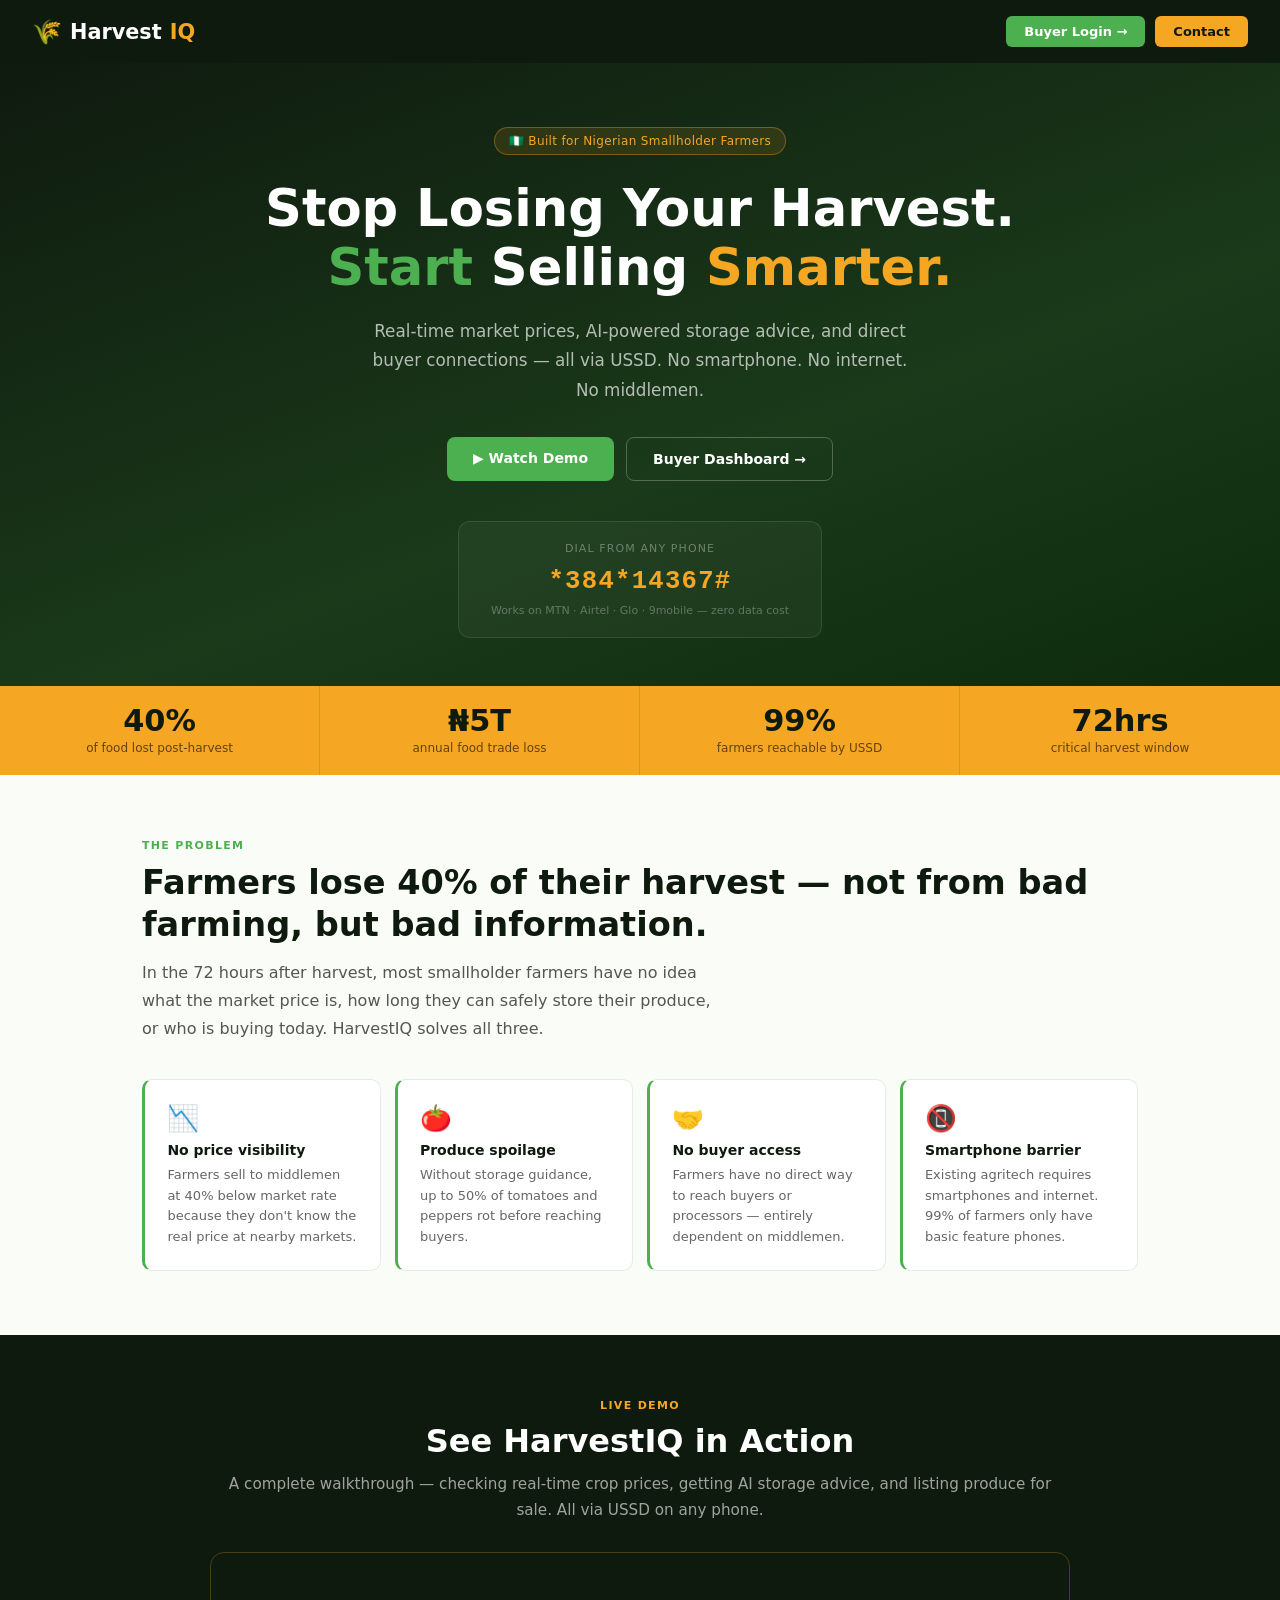
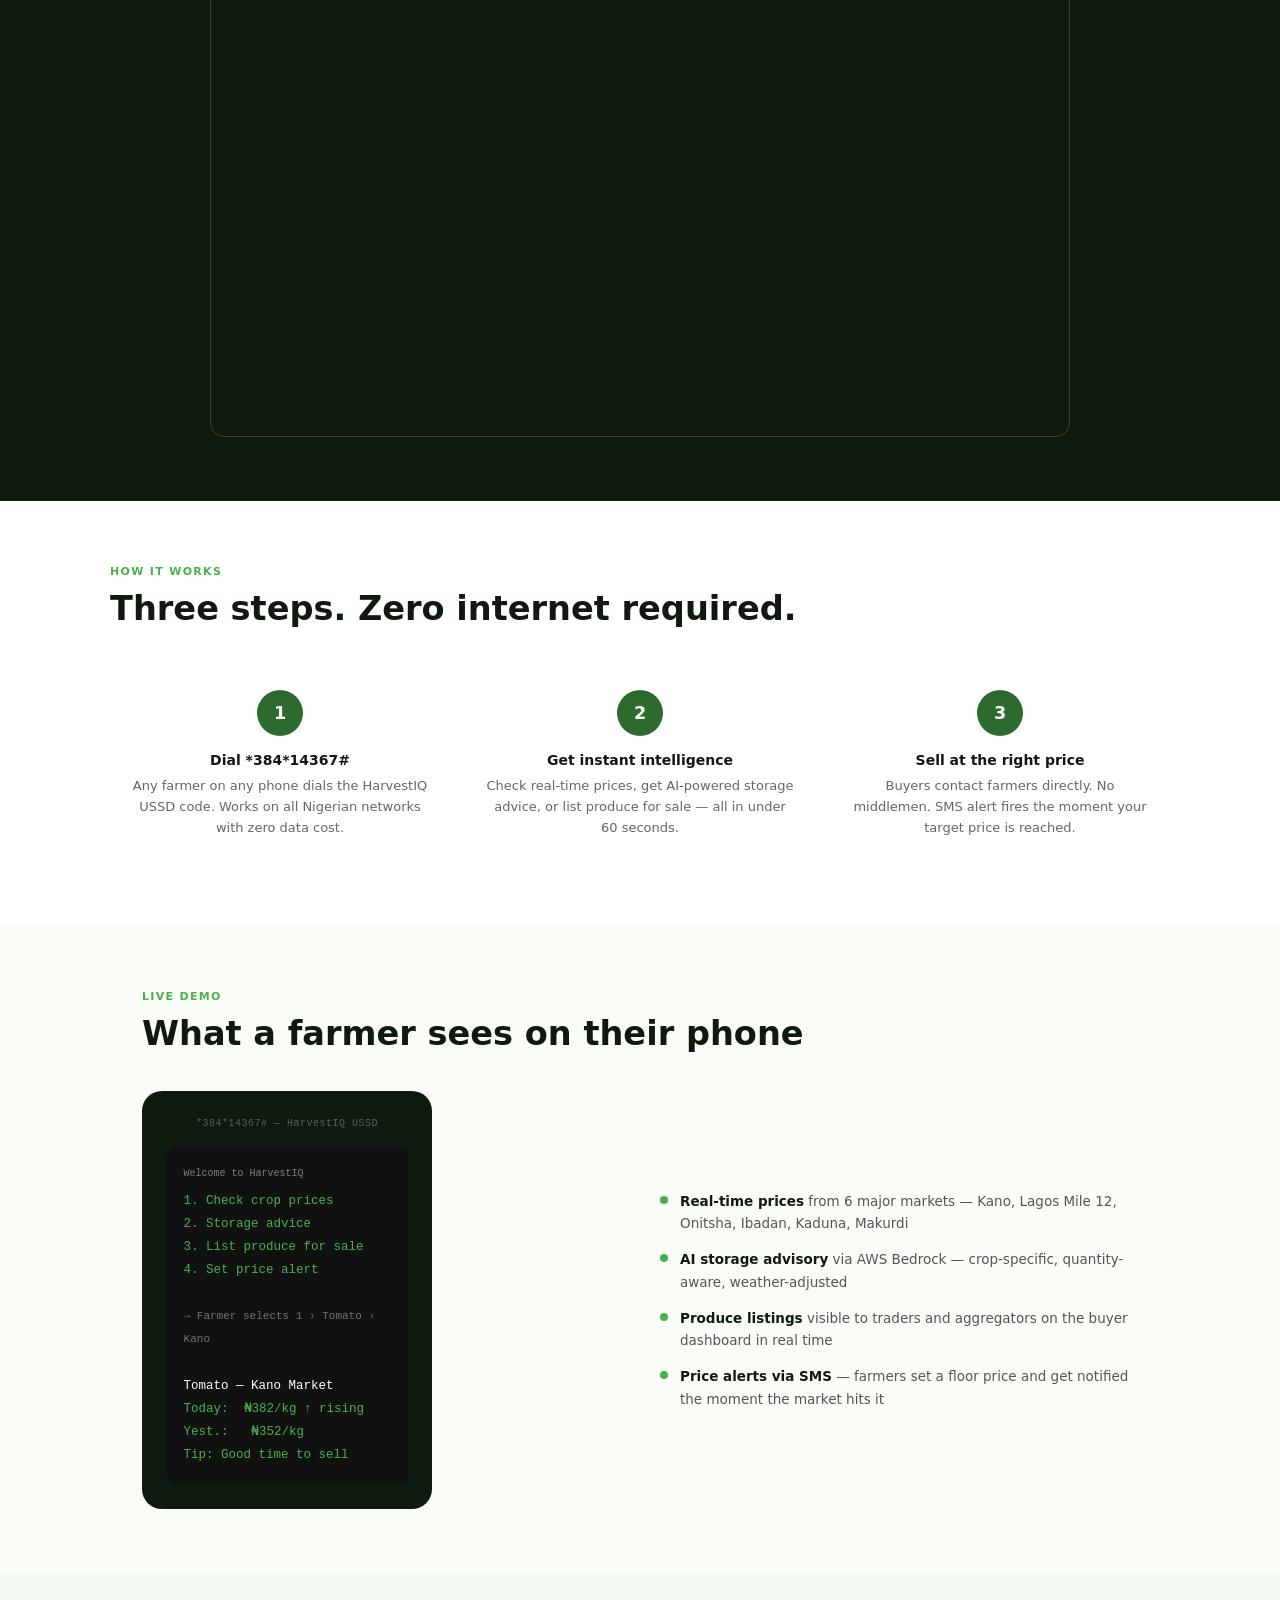
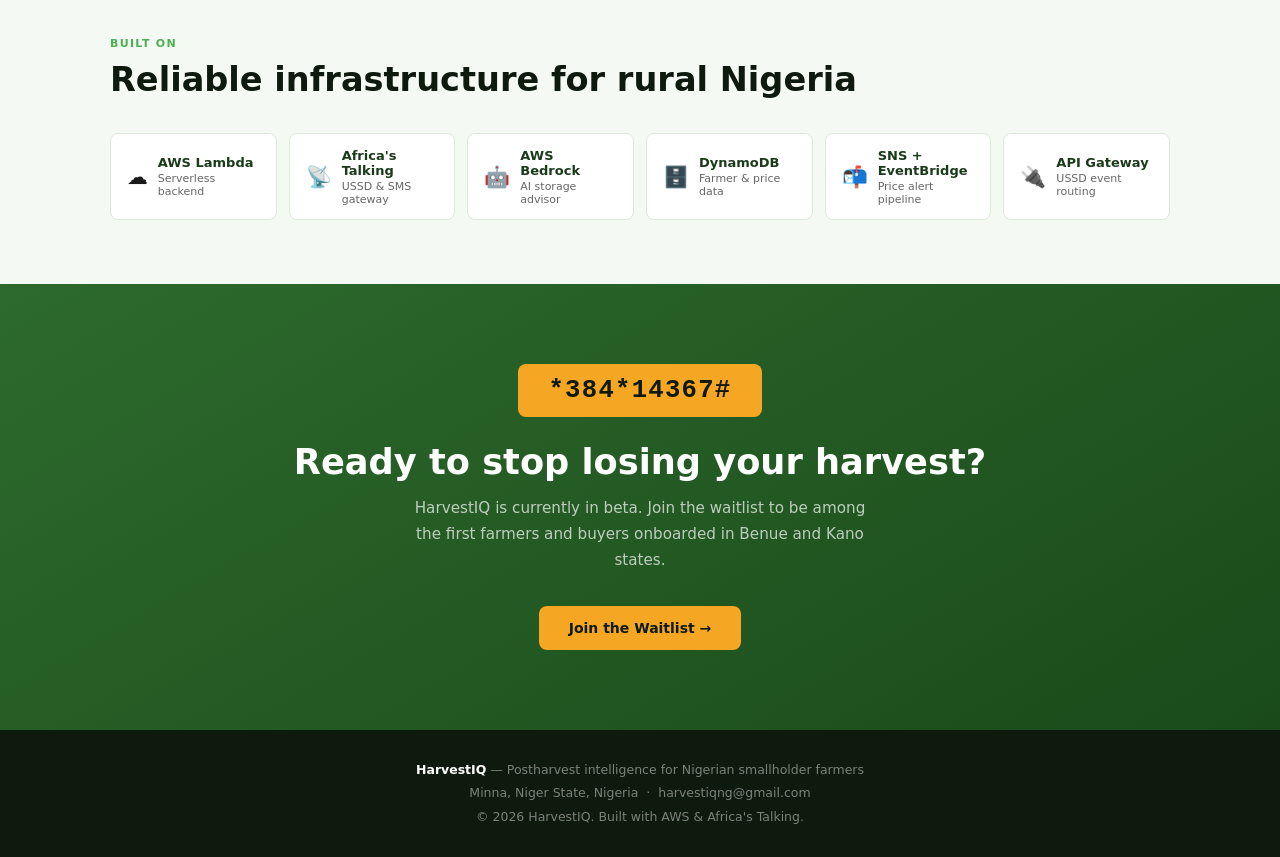
<file: index.html>
<!DOCTYPE html>
<html lang="en">
<head>
<meta charset="UTF-8">
<meta name="viewport" content="width=device-width, initial-scale=1.0">
<title>HarvestIQ — Postharvest Intelligence for Nigerian Farmers</title>
<link rel="stylesheet" href="styles.css">
</head>
<body>

<nav>
  <div class="logo"><span class="leaf">🌾</span> Harvest<span class="iq">IQ</span></div>
  <div class="nav-btns">
    <a href="buyer-dashboard.html" class="btn-green">Buyer Login →</a>
    <a href="mailto:harvestiqng@gmail.com" class="btn-amber">Contact</a>
  </div>
</nav>

<div class="hero">
  <div class="hero-badge">🇳🇬 Built for Nigerian Smallholder Farmers</div>
  <h1>Stop Losing Your Harvest.<br><em>Start</em> Selling <span>Smarter.</span></h1>
  <p class="hero-sub">Real-time market prices, AI-powered storage advice, and direct buyer connections — all via USSD. No smartphone. No internet. No middlemen.</p>
  <div class="hero-btns">
    <a href="#video" class="btn-hero-p">▶ Watch Demo</a>
    <a href="buyer-dashboard.html" class="btn-hero-s">Buyer Dashboard →</a>
  </div>
  <div class="ussd-dial">
    <div class="ussd-label">Dial from any phone</div>
    <div class="ussd-code">*384*14367#</div>
    <div class="ussd-sub">Works on MTN · Airtel · Glo · 9mobile — zero data cost</div>
  </div>
</div>

<div class="stats">
  <div class="stat"><div class="stat-n">40%</div><div class="stat-l">of food lost post-harvest</div></div>
  <div class="stat"><div class="stat-n">₦5T</div><div class="stat-l">annual food trade loss</div></div>
  <div class="stat"><div class="stat-n">99%</div><div class="stat-l">farmers reachable by USSD</div></div>
  <div class="stat"><div class="stat-n">72hrs</div><div class="stat-l">critical harvest window</div></div>
</div>

<div class="section">
  <div class="eyebrow">The Problem</div>
  <div class="section-h2">Farmers lose 40% of their harvest — not from bad farming, but bad information.</div>
  <p class="section-lead">In the 72 hours after harvest, most smallholder farmers have no idea what the market price is, how long they can safely store their produce, or who is buying today. HarvestIQ solves all three.</p>
  <div class="prob-grid">
    <div class="prob-card">
      <div class="prob-icon">📉</div>
      <div class="prob-title">No price visibility</div>
      <div class="prob-body">Farmers sell to middlemen at 40% below market rate because they don't know the real price at nearby markets.</div>
    </div>
    <div class="prob-card">
      <div class="prob-icon">🍅</div>
      <div class="prob-title">Produce spoilage</div>
      <div class="prob-body">Without storage guidance, up to 50% of tomatoes and peppers rot before reaching buyers.</div>
    </div>
    <div class="prob-card">
      <div class="prob-icon">🤝</div>
      <div class="prob-title">No buyer access</div>
      <div class="prob-body">Farmers have no direct way to reach buyers or processors — entirely dependent on middlemen.</div>
    </div>
    <div class="prob-card">
      <div class="prob-icon">📵</div>
      <div class="prob-title">Smartphone barrier</div>
      <div class="prob-body">Existing agritech requires smartphones and internet. 99% of farmers only have basic feature phones.</div>
    </div>
  </div>
</div>

<div class="video-bg" id="video">
  <div class="video-inner">
    <div class="video-eyebrow">Live Demo</div>
    <div class="video-title">See HarvestIQ in Action</div>
    <p class="video-sub">A complete walkthrough — checking real-time crop prices, getting AI storage advice, and listing produce for sale. All via USSD on any phone.</p>
    <div class="video-frame">
  <iframe width="560" height="315" src="https://www.youtube.com/embed/OMuTk8euA6w?si=Bha9Ru51f5-a5XSv" title="YouTube video player" frameborder="0" allow="accelerometer; autoplay; clipboard-write; encrypted-media; gyroscope; picture-in-picture; web-share" referrerpolicy="strict-origin-when-cross-origin" allowfullscreen></iframe>
    </div>
  </div>
</div>

<div class="how-bg" id="how">
  <div class="how-inner">
    <div class="eyebrow">How It Works</div>
    <div class="section-h2">Three steps. Zero internet required.</div>
    <div class="steps">
      <div class="step">
        <div class="step-num">1</div>
        <div class="step-title">Dial *384*14367#</div>
        <div class="step-body">Any farmer on any phone dials the HarvestIQ USSD code. Works on all Nigerian networks with zero data cost.</div>
      </div>
      <div class="step">
        <div class="step-num">2</div>
        <div class="step-title">Get instant intelligence</div>
        <div class="step-body">Check real-time prices, get AI-powered storage advice, or list produce for sale — all in under 60 seconds.</div>
      </div>
      <div class="step">
        <div class="step-num">3</div>
        <div class="step-title">Sell at the right price</div>
        <div class="step-body">Buyers contact farmers directly. No middlemen. SMS alert fires the moment your target price is reached.</div>
      </div>
    </div>
  </div>
</div>

<div class="section">
  <div class="eyebrow">Live Demo</div>
  <div class="section-h2">What a farmer sees on their phone</div>
  <div class="demo-wrap">
    <div class="phone">
      <div class="phone-header">*384*14367# — HarvestIQ USSD</div>
      <div class="phone-screen">
        <div class="phone-t">Welcome to HarvestIQ</div>
        <span class="phone-green">1. Check crop prices<br>
2. Storage advice<br>
3. List produce for sale<br>
4. Set price alert<br><br></span>
        <span class="phone-muted">&#8594; Farmer selects 1 &rsaquo; Tomato &rsaquo; Kano<br><br></span>
        <span class="phone-white">Tomato &mdash; Kano Market<br></span>
        <span class="phone-green">Today:&nbsp; &#8358;382/kg &#8593; rising<br>
Yest.:&nbsp;&nbsp; &#8358;352/kg<br>
Tip: Good time to sell</span>
      </div>
    </div>
    <div class="demo-pts">
      <div class="demo-pt">
        <div class="demo-dot"></div>
        <div class="demo-txt"><strong>Real-time prices</strong> from 6 major markets — Kano, Lagos Mile 12, Onitsha, Ibadan, Kaduna, Makurdi</div>
      </div>
      <div class="demo-pt">
        <div class="demo-dot"></div>
        <div class="demo-txt"><strong>AI storage advisory</strong> via AWS Bedrock — crop-specific, quantity-aware, weather-adjusted</div>
      </div>
      <div class="demo-pt">
        <div class="demo-dot"></div>
        <div class="demo-txt"><strong>Produce listings</strong> visible to traders and aggregators on the buyer dashboard in real time</div>
      </div>
      <div class="demo-pt">
        <div class="demo-dot"></div>
        <div class="demo-txt"><strong>Price alerts via SMS</strong> — farmers set a floor price and get notified the moment the market hits it</div>
      </div>
    </div>
  </div>
</div>

<div class="tech-bg">
  <div class="tech-inner">
    <div class="eyebrow">Built on</div>
    <div class="section-h2">Reliable infrastructure for rural Nigeria</div>
    <div class="tech-grid">
      <div class="tech-pill"><span class="tech-icon">☁️</span><div><div class="tech-label">AWS Lambda</div><div class="tech-sub">Serverless backend</div></div></div>
      <div class="tech-pill"><span class="tech-icon">📡</span><div><div class="tech-label">Africa's Talking</div><div class="tech-sub">USSD &amp; SMS gateway</div></div></div>
      <div class="tech-pill"><span class="tech-icon">🤖</span><div><div class="tech-label">AWS Bedrock</div><div class="tech-sub">AI storage advisor</div></div></div>
      <div class="tech-pill"><span class="tech-icon">🗄️</span><div><div class="tech-label">DynamoDB</div><div class="tech-sub">Farmer &amp; price data</div></div></div>
      <div class="tech-pill"><span class="tech-icon">📬</span><div><div class="tech-label">SNS + EventBridge</div><div class="tech-sub">Price alert pipeline</div></div></div>
      <div class="tech-pill"><span class="tech-icon">🔌</span><div><div class="tech-label">API Gateway</div><div class="tech-sub">USSD event routing</div></div></div>
    </div>
  </div>
</div>

<div class="cta-bg" id="contact">
  <div class="cta-code">*384*14367#</div>
  <div class="cta-h2">Ready to stop losing your harvest?</div>
  <p class="cta-p">HarvestIQ is currently in beta. Join the waitlist to be among the first farmers and buyers onboarded in Benue and Kano states.</p>
  <a href="mailto:harvestiqng@gmail.com" class="cta-btn">Join the Waitlist →</a>
</div>

<footer>
  <strong>HarvestIQ</strong> — Postharvest intelligence for Nigerian smallholder farmers<br>
  Minna, Niger State, Nigeria &nbsp;&middot;&nbsp; harvestiqng@gmail.com<br>
  &copy; 2026 HarvestIQ. Built with AWS &amp; Africa's Talking.
</footer>
  <script>
  window.__EMBED_CONFIG__ = {
    publicToken: "PgeAK2lRjCZQPdb5yezkNNk7qm2vypfZyONPtMZ3yg94gqCnCQFRbIPJwsz9HaHO",
    // baseUrl: "https://xeelaa.com",
    getUserToken: function() {
      return document.querySelector("meta[name=user-token]")?.content || null;
    },
    getUserId: function() {
      return document.querySelector("meta[name=user-id]")?.content || null;
    },
    getUserName: function() {
      return document.querySelector("meta[name=user-name]")?.content || null;
    },
    getUserEmail: function() {
      return document.querySelector("meta[name=user-email]")?.content || null;
    },
    getUserRole: function() {
      return document.querySelector("meta[name=user-role]")?.content || null;
    }
  };
</script>
<script src="https://xeelaa.com/widget.js?key=PgeAK2lRjCZQPdb5yezkNNk7qm2vypfZyONPtMZ3yg94gqCnCQFRbIPJwsz9HaHO"></script>

</body>
</html>
</file>
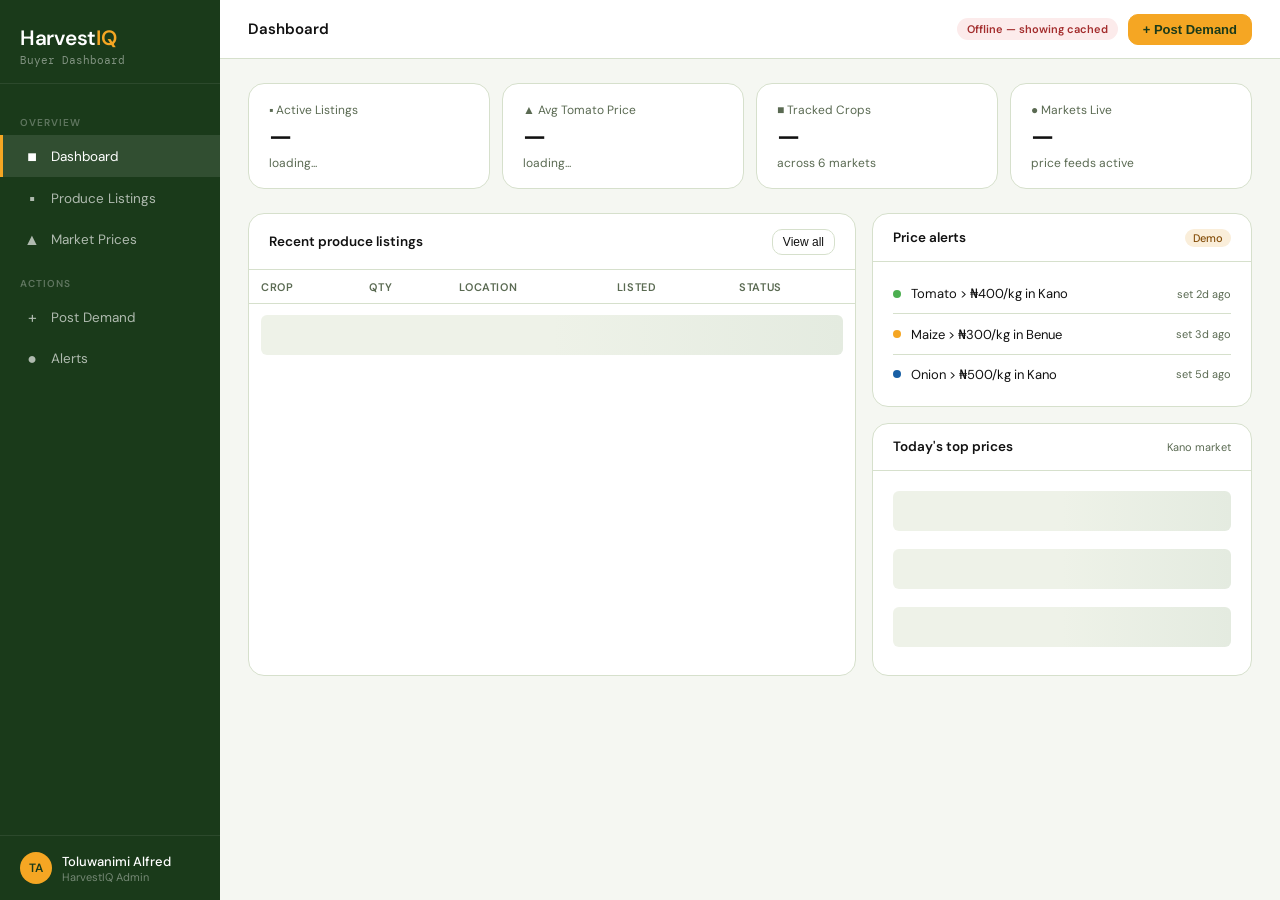
<file: buyer-dashboard.html>
<!DOCTYPE html>
<html lang="en">
<head>
<meta charset="UTF-8">
<meta name="viewport" content="width=device-width, initial-scale=1.0">
<title>HarvestIQ — Buyer Dashboard</title>
<link href="https://fonts.googleapis.com/css2?family=DM+Sans:wght@400;500;600&family=DM+Mono:wght@400;500&display=swap" rel="stylesheet">
<style>
*{box-sizing:border-box;margin:0;padding:0}
:root{
  --green:#1a3a1a;--green-mid:#2D6A2D;--green-light:#4CAF50;
  --amber:#F5A623;--amber-dark:#c4851c;
  --bg:#F5F7F2;--surface:#fff;--surface2:#EEF2E8;
  --text:#111;--muted:#5a6a52;--border:#D6E0CC;
  --red:#E24B4A;--blue:#185FA5;
  --font:'DM Sans',sans-serif;--mono:'DM Mono',monospace;
  --radius:10px;--radius-lg:16px;
}
body{font-family:var(--font);background:var(--bg);color:var(--text);min-height:100vh;display:flex;flex-direction:column}
.layout{display:flex;min-height:100vh}
.sidebar{width:220px;background:var(--green);display:flex;flex-direction:column;padding:0;flex-shrink:0;position:sticky;top:0;height:100vh}
.sidebar-logo{padding:1.5rem 1.25rem 1rem;border-bottom:1px solid rgba(255,255,255,0.08)}
.logo-text{font-size:1.3rem;font-weight:600;color:#fff;letter-spacing:-0.3px}
.logo-text span{color:var(--amber)}
.logo-sub{font-size:11px;color:rgba(255,255,255,0.45);margin-top:2px;font-family:var(--mono)}
.sidebar-nav{padding:1rem 0;flex:1}
.nav-section{font-size:10px;font-weight:600;letter-spacing:.1em;text-transform:uppercase;color:rgba(255,255,255,0.3);padding:0 1.25rem;margin:1rem 0 .4rem}
.nav-item{display:flex;align-items:center;gap:10px;padding:.65rem 1.25rem;font-size:13.5px;color:rgba(255,255,255,0.65);cursor:pointer;transition:all .15s;border-left:3px solid transparent}
.nav-item:hover{background:rgba(255,255,255,0.06);color:#fff}
.nav-item.active{background:rgba(255,255,255,0.1);color:#fff;border-left-color:var(--amber)}
.nav-item .icon{font-size:16px;width:18px;text-align:center}
.sidebar-bottom{padding:1rem 1.25rem;border-top:1px solid rgba(255,255,255,0.08)}
.sidebar-user{display:flex;align-items:center;gap:10px}
.user-avatar{width:32px;height:32px;border-radius:50%;background:var(--amber);display:flex;align-items:center;justify-content:center;font-size:12px;font-weight:600;color:var(--green);flex-shrink:0}
.user-name{font-size:13px;font-weight:500;color:#fff}
.user-role{font-size:11px;color:rgba(255,255,255,0.4)}
.main{flex:1;overflow-y:auto}
.topbar{background:var(--surface);border-bottom:1px solid var(--border);padding:.85rem 1.75rem;display:flex;align-items:center;justify-content:space-between;position:sticky;top:0;z-index:10}
.topbar-title{font-size:15px;font-weight:600;color:var(--text)}
.topbar-right{display:flex;align-items:center;gap:10px}
.badge-live{display:inline-flex;align-items:center;gap:5px;background:#EAF3DE;color:#3B6D11;font-size:11px;font-weight:600;padding:4px 10px;border-radius:20px}
.badge-live::before{content:'';width:6px;height:6px;border-radius:50%;background:#4CAF50;animation:pulse 2s infinite}
@keyframes pulse{0%,100%{opacity:1}50%{opacity:.4}}
.badge-error{display:inline-flex;align-items:center;gap:5px;background:#FCEBEB;color:#A32D2D;font-size:11px;font-weight:600;padding:4px 10px;border-radius:20px}
.btn{padding:7px 14px;border-radius:var(--radius);font-size:13px;font-weight:500;cursor:pointer;border:1px solid var(--border);background:var(--surface);color:var(--text);display:inline-flex;align-items:center;gap:6px;transition:all .15s}
.btn:hover{background:var(--surface2)}
.btn-primary{background:var(--green-mid);color:#fff;border-color:var(--green-mid)}
.btn-primary:hover{background:var(--green)}
.btn-amber{background:var(--amber);color:var(--green);border-color:var(--amber);font-weight:600}
.btn-amber:hover{background:var(--amber-dark)}
.content{padding:1.5rem 1.75rem}
.page{display:none}
.page.active{display:block}
.metrics{display:grid;grid-template-columns:repeat(4,1fr);gap:12px;margin-bottom:1.5rem}
.metric{background:var(--surface);border:1px solid var(--border);border-radius:var(--radius-lg);padding:1.1rem 1.25rem}
.metric-label{font-size:12px;color:var(--muted);margin-bottom:.4rem;display:flex;align-items:center;gap:6px}
.metric-value{font-size:1.6rem;font-weight:600;color:var(--text);line-height:1}
.metric-sub{font-size:12px;color:var(--muted);margin-top:.3rem}
.metric-up{color:var(--green-light)}
.metric-down{color:var(--red)}
.two-col{display:grid;grid-template-columns:1.6fr 1fr;gap:16px;margin-bottom:1.5rem}
.card{background:var(--surface);border:1px solid var(--border);border-radius:var(--radius-lg);overflow:hidden}
.card-header{padding:.9rem 1.25rem;border-bottom:1px solid var(--border);display:flex;align-items:center;justify-content:space-between}
.card-title{font-size:13.5px;font-weight:600;color:var(--text)}
.card-body{padding:1.25rem}
.table{width:100%;border-collapse:collapse;font-size:13px}
.table th{text-align:left;font-size:11px;font-weight:600;color:var(--muted);text-transform:uppercase;letter-spacing:.06em;padding:.6rem .75rem;border-bottom:1px solid var(--border)}
.table td{padding:.7rem .75rem;border-bottom:1px solid var(--border);color:var(--text)}
.table tr:last-child td{border-bottom:none}
.table tr:hover td{background:var(--surface2)}
.table tr{cursor:pointer;transition:background .1s}
.tag{display:inline-flex;align-items:center;padding:2px 8px;border-radius:20px;font-size:11px;font-weight:500}
.tag-green{background:#EAF3DE;color:#3B6D11}
.tag-amber{background:#FAEEDA;color:#854F0B}
.tag-blue{background:#E6F1FB;color:#185FA5}
.tag-red{background:#FCEBEB;color:#A32D2D}
.listing-card{background:var(--surface);border:1px solid var(--border);border-radius:var(--radius-lg);padding:1.1rem 1.25rem;display:flex;align-items:center;gap:1rem;cursor:pointer;transition:all .15s;margin-bottom:10px}
.listing-card:hover{border-color:var(--green-mid);box-shadow:0 2px 8px rgba(45,106,45,0.08)}
.listing-crop-icon{width:44px;height:44px;border-radius:10px;background:var(--surface2);display:flex;align-items:center;justify-content:center;font-size:1.4rem;flex-shrink:0}
.listing-info{flex:1}
.listing-name{font-size:14px;font-weight:600;color:var(--text)}
.listing-meta{font-size:12px;color:var(--muted);margin-top:2px}
.listing-price{text-align:right}
.listing-price-val{font-size:15px;font-weight:600;color:var(--green-mid);font-family:var(--mono)}
.listing-price-kg{font-size:11px;color:var(--muted)}
.listing-actions{display:flex;gap:8px}
.price-rows{display:flex;flex-direction:column;gap:10px}
.price-row{display:flex;align-items:center;gap:10px}
.price-crop{font-size:13px;font-weight:500;width:80px;flex-shrink:0}
.price-bar-wrap{flex:1;background:var(--surface2);border-radius:4px;height:8px;overflow:hidden}
.price-bar{height:8px;border-radius:4px;background:var(--green-light);transition:width .6s ease}
.price-val{font-size:12px;font-weight:500;font-family:var(--mono);width:65px;text-align:right;color:var(--text)}
.price-trend{font-size:11px;width:55px;text-align:right}
.form-row{display:grid;grid-template-columns:1fr 1fr;gap:10px;margin-bottom:10px}
.form-group{display:flex;flex-direction:column;gap:4px}
.form-label{font-size:12px;font-weight:500;color:var(--muted)}
.form-input{padding:8px 10px;border:1px solid var(--border);border-radius:var(--radius);font-size:13px;background:var(--surface);color:var(--text);font-family:var(--font);outline:none;transition:border-color .15s}
.form-input:focus{border-color:var(--green-mid)}
select.form-input{cursor:pointer}
.alert-row{display:flex;align-items:center;gap:10px;padding:.7rem 0;border-bottom:1px solid var(--border)}
.alert-row:last-child{border-bottom:none}
.alert-dot{width:8px;height:8px;border-radius:50%;flex-shrink:0}
.alert-text{flex:1;font-size:13px;color:var(--text)}
.alert-time{font-size:11px;color:var(--muted)}
.empty{text-align:center;padding:3rem 1rem;color:var(--muted)}
.empty-icon{font-size:2rem;margin-bottom:.75rem;opacity:.4}
.empty-text{font-size:13px}
.skeleton{background:linear-gradient(90deg,var(--surface2) 25%,#e4ebe0 50%,var(--surface2) 75%);background-size:200% 100%;animation:loading 1.5s infinite;border-radius:6px}
@keyframes loading{0%{background-position:200% 0}100%{background-position:-200% 0}}
.skeleton-row{height:40px;margin-bottom:8px}
.modal-overlay{display:none;position:fixed;inset:0;background:rgba(0,0,0,0.45);z-index:100;align-items:center;justify-content:center}
.modal-overlay.open{display:flex}
.modal{background:var(--surface);border-radius:var(--radius-lg);padding:1.5rem;width:420px;max-width:95vw}
.modal-title{font-size:15px;font-weight:600;margin-bottom:1.25rem}
.modal-footer{display:flex;gap:8px;justify-content:flex-end;margin-top:1.25rem}
@media(max-width:900px){
  .sidebar{display:none}
  .metrics{grid-template-columns:1fr 1fr}
  .two-col{grid-template-columns:1fr}
}
</style>
</head>
<body>

<div class="layout">
  <aside class="sidebar">
    <div class="sidebar-logo">
      <div class="logo-text">Harvest<span>IQ</span></div>
      <div class="logo-sub">Buyer Dashboard</div>
    </div>
    <nav class="sidebar-nav">
      <div class="nav-section">Overview</div>
      <div class="nav-item active" onclick="navigate('dashboard')">
        <span class="icon">&#9632;</span> Dashboard
      </div>
      <div class="nav-item" onclick="navigate('listings')">
        <span class="icon">&#9642;</span> Produce Listings
      </div>
      <div class="nav-item" onclick="navigate('prices')">
        <span class="icon">&#9650;</span> Market Prices
      </div>
      <div class="nav-section">Actions</div>
      <div class="nav-item" onclick="navigate('demand')">
        <span class="icon">&#43;</span> Post Demand
      </div>
      <div class="nav-item" onclick="navigate('alerts')">
        <span class="icon">&#9679;</span> Alerts
      </div>
    </nav>
    <div class="sidebar-bottom">
      <div class="sidebar-user">
        <div class="user-avatar">TA</div>
        <div>
          <div class="user-name">Toluwanimi Alfred</div>
          <div class="user-role">HarvestIQ Admin</div>
        </div>
      </div>
    </div>
  </aside>

  <div class="main">
    <div class="topbar">
      <div class="topbar-title" id="page-title">Dashboard</div>
      <div class="topbar-right">
        <div class="badge-live" id="connection-badge">Updated Daily</div>
        <button class="btn btn-amber" onclick="navigate('demand')">+ Post Demand</button>
      </div>
    </div>

    <div class="content">

      <!-- DASHBOARD PAGE -->
      <div class="page active" id="page-dashboard">
        <div class="metrics">
          <div class="metric">
            <div class="metric-label">&#9642; Active Listings</div>
            <div class="metric-value" id="m-listings">—</div>
            <div class="metric-sub" id="m-listings-sub">loading...</div>
          </div>
          <div class="metric">
            <div class="metric-label">&#9650; Avg Tomato Price</div>
            <div class="metric-value" id="m-tomato">—</div>
            <div class="metric-sub" id="m-tomato-sub">loading...</div>
          </div>
          <div class="metric">
            <div class="metric-label">&#9632; Tracked Crops</div>
            <div class="metric-value" id="m-crops">—</div>
            <div class="metric-sub">across 6 markets</div>
          </div>
          <div class="metric">
            <div class="metric-label">&#9679; Markets Live</div>
            <div class="metric-value" id="m-markets">—</div>
            <div class="metric-sub">price feeds active</div>
          </div>
        </div>

        <div class="two-col">
          <div class="card">
            <div class="card-header">
              <div class="card-title">Recent produce listings</div>
              <button class="btn" onclick="navigate('listings')" style="font-size:12px;padding:5px 10px">View all</button>
            </div>
            <div class="card-body" style="padding:0">
              <table class="table">
                <thead>
                  <tr>
                    <th>Crop</th>
                    <th>Qty</th>
                    <th>Location</th>
                    <th>Listed</th>
                    <th>Status</th>
                  </tr>
                </thead>
                <tbody id="dash-listings-body">
                  <tr><td colspan="5"><div class="skeleton skeleton-row"></div></td></tr>
                </tbody>
              </table>
            </div>
          </div>

          <div style="display:flex;flex-direction:column;gap:16px">
            <div class="card">
              <div class="card-header">
                <div class="card-title">Price alerts</div>
                <span class="tag tag-amber">Demo</span>
              </div>
              <div class="card-body" style="padding:.75rem 1.25rem">
                <div class="alert-row">
                  <div class="alert-dot" style="background:var(--green-light)"></div>
                  <div class="alert-text">Tomato &gt; ₦400/kg in Kano</div>
                  <div class="alert-time">set 2d ago</div>
                </div>
                <div class="alert-row">
                  <div class="alert-dot" style="background:var(--amber)"></div>
                  <div class="alert-text">Maize &gt; ₦300/kg in Benue</div>
                  <div class="alert-time">set 3d ago</div>
                </div>
                <div class="alert-row">
                  <div class="alert-dot" style="background:var(--blue)"></div>
                  <div class="alert-text">Onion &gt; ₦500/kg in Kano</div>
                  <div class="alert-time">set 5d ago</div>
                </div>
              </div>
            </div>

            <div class="card">
              <div class="card-header">
                <div class="card-title">Today's top prices</div>
                <span style="font-size:11px;color:var(--muted)" id="dash-prices-market">Kano market</span>
              </div>
              <div class="card-body">
                <div class="price-rows" id="dash-prices-rows">
                  <div class="skeleton skeleton-row"></div>
                  <div class="skeleton skeleton-row"></div>
                  <div class="skeleton skeleton-row"></div>
                </div>
              </div>
            </div>
          </div>
        </div>
      </div>

      <!-- LISTINGS PAGE -->
      <div class="page" id="page-listings">
        <div style="display:flex;align-items:center;gap:10px;margin-bottom:1.25rem">
          <input class="form-input" placeholder="Search crop, location..." style="flex:1;max-width:300px" oninput="filterListings(this.value)">
          <select class="form-input" style="width:140px" id="listings-crop-filter" onchange="loadListings()">
            <option value="">All crops</option>
            <option>Tomato</option>
            <option>Maize</option>
            <option>Yam</option>
            <option>Cassava</option>
            <option>Onion</option>
            <option>Pepper</option>
            <option>Rice</option>
            <option>Plantain</option>
          </select>
          <button class="btn" onclick="loadListings()" style="font-size:12px">&#8635; Refresh</button>
        </div>

        <div id="listings-container">
          <div class="skeleton skeleton-row" style="height:80px"></div>
          <div class="skeleton skeleton-row" style="height:80px"></div>
          <div class="skeleton skeleton-row" style="height:80px"></div>
        </div>
      </div>

      <!-- PRICES PAGE -->
      <div class="page" id="page-prices">
        <div style="display:flex;gap:10px;margin-bottom:1.25rem;align-items:center">
          <select class="form-input" style="width:200px" id="prices-market-filter" onchange="loadPrices()">
            <option value="">All markets</option>
            <option>Kano</option>
            <option>Lagos (Mile 12)</option>
            <option>Onitsha</option>
            <option>Ibadan</option>
            <option>Kaduna</option>
            <option>Makurdi (Benue)</option>
          </select>
          <button class="btn" onclick="loadPrices()" style="font-size:12px">&#8635; Refresh</button>
          <span style="font-size:11px;color:var(--muted)" id="prices-updated"></span>
        </div>
        <div class="card">
          <div class="card-header">
            <div class="card-title" id="prices-title">Live commodity prices</div>
            <span class="badge-live" id="prices-badge">Updated Daily</span>
          </div>
          <div class="card-body" style="padding:0">
            <table class="table">
              <thead>
                <tr>
                  <th>Crop</th>
                  <th>Market</th>
                  <th>Per kg</th>
                  <th>Per unit</th>
                  <th>Change</th>
                  <th>Signal</th>
                </tr>
              </thead>
              <tbody id="prices-body">
                <tr><td colspan="6"><div class="skeleton skeleton-row"></div></td></tr>
              </tbody>
            </table>
          </div>
        </div>
      </div>

      <!-- DEMAND PAGE -->
      <div class="page" id="page-demand">
        <div class="card" style="max-width:560px">
          <div class="card-header">
            <div class="card-title">Post a demand request</div>
          </div>
          <div class="card-body">
            <div class="form-row">
              <div class="form-group">
                <label class="form-label">Crop</label>
                <select class="form-input" id="demand-crop" onchange="updateDemandUnit()">
                  <option>Tomato</option><option>Maize</option><option>Yam</option>
                  <option>Cassava</option><option>Onion</option><option>Pepper</option>
                  <option>Rice</option><option>Plantain</option>
                </select>
              </div>
              <div class="form-group">
                <label class="form-label" id="demand-qty-label">Quantity needed (bags)</label>
                <input class="form-input" type="number" id="demand-qty" placeholder="e.g. 10">
              </div>
            </div>
            <div class="form-row">
              <div class="form-group">
                <label class="form-label">Max price per unit (₦)</label>
                <input class="form-input" type="number" placeholder="e.g. 20000">
              </div>
              <div class="form-group">
                <label class="form-label">Preferred location</label>
                <select class="form-input">
                  <option>Any</option><option>Kano</option><option>Benue</option>
                  <option>Niger State</option><option>Lagos</option><option>Onitsha</option>
                </select>
              </div>
            </div>
            <div class="form-group" style="margin-bottom:1rem">
              <label class="form-label">Needed by</label>
              <input class="form-input" type="date">
            </div>
            <div class="form-group" style="margin-bottom:1.25rem">
              <label class="form-label">Additional notes (optional)</label>
              <textarea class="form-input" rows="3" placeholder="Quality requirements, delivery details..."></textarea>
            </div>
            <button class="btn btn-primary" style="width:100%" onclick="submitDemand()">Post demand request</button>
          </div>
        </div>
      </div>

      <!-- ALERTS PAGE -->
      <div class="page" id="page-alerts">
        <div class="two-col">
          <div class="card">
            <div class="card-header">
              <div class="card-title">Active price alerts</div>
              <button class="btn btn-primary" style="font-size:12px;padding:5px 12px" onclick="navigate('demand')">+ New alert</button>
            </div>
            <div class="card-body" style="padding:0">
              <table class="table">
                <thead>
                  <tr><th>Crop</th><th>Trigger</th><th>Market</th><th>Status</th><th></th></tr>
                </thead>
                <tbody>
                  <tr><td><strong>Tomato</strong></td><td>&gt; ₦400/kg</td><td>Kano</td><td><span class="tag tag-green">Watching</span></td><td><button class="btn" style="font-size:11px;padding:3px 8px;color:var(--red);border-color:var(--red)">Remove</button></td></tr>
                  <tr><td><strong>Maize</strong></td><td>&gt; ₦300/kg</td><td>Benue</td><td><span class="tag tag-green">Watching</span></td><td><button class="btn" style="font-size:11px;padding:3px 8px;color:var(--red);border-color:var(--red)">Remove</button></td></tr>
                  <tr><td><strong>Onion</strong></td><td>&gt; ₦500/kg</td><td>Kano</td><td><span class="tag tag-amber">Near</span></td><td><button class="btn" style="font-size:11px;padding:3px 8px;color:var(--red);border-color:var(--red)">Remove</button></td></tr>
                </tbody>
              </table>
            </div>
          </div>
          <div class="card">
            <div class="card-header">
              <div class="card-title">Recent notifications</div>
            </div>
            <div class="card-body" style="padding:.75rem 1.25rem">
              <div class="alert-row">
                <div class="alert-dot" style="background:var(--green-light)"></div>
                <div class="alert-text">New listing: 200kg Tomato in Benue at ₦380/kg</div>
                <div class="alert-time">2h ago</div>
              </div>
              <div class="alert-row">
                <div class="alert-dot" style="background:var(--amber)"></div>
                <div class="alert-text">Onion approaching alert threshold — ₦450/kg in Kano</div>
                <div class="alert-time">4h ago</div>
              </div>
              <div class="alert-row">
                <div class="alert-dot" style="background:var(--blue)"></div>
                <div class="alert-text">Your demand for 500kg Maize matched with a farmer</div>
                <div class="alert-time">1d ago</div>
              </div>
              <div class="alert-row">
                <div class="alert-dot" style="background:var(--muted)"></div>
                <div class="alert-text">Pepper price stable at ₦800/kg for 3 days</div>
                <div class="alert-time">2d ago</div>
              </div>
            </div>
          </div>
        </div>
      </div>

    </div>
  </div>
</div>

<!-- LISTING DETAIL MODAL -->
<div class="modal-overlay" id="listing-modal" onclick="closeModal(event)">
  <div class="modal" onclick="event.stopPropagation()">
    <div class="modal-title" id="modal-title">Listing details</div>
    <div style="display:flex;flex-direction:column;gap:10px;font-size:13px">
      <div style="display:flex;justify-content:space-between;padding:.6rem 0;border-bottom:1px solid var(--border)">
        <span style="color:var(--muted)">Crop</span><strong id="modal-crop">—</strong>
      </div>
      <div style="display:flex;justify-content:space-between;padding:.6rem 0;border-bottom:1px solid var(--border)">
        <span style="color:var(--muted)">Quantity</span><strong id="modal-qty">—</strong>
      </div>
      <div style="display:flex;justify-content:space-between;padding:.6rem 0;border-bottom:1px solid var(--border)">
        <span style="color:var(--muted)">Listed</span><strong id="modal-loc">—</strong>
      </div>
      <div style="display:flex;justify-content:space-between;padding:.6rem 0;border-bottom:1px solid var(--border)">
        <span style="color:var(--muted)">Status</span><strong id="modal-price" style="color:var(--green-mid)">—</strong>
      </div>
      <div style="display:flex;justify-content:space-between;padding:.6rem 0">
        <span style="color:var(--muted)">Farmer contact</span>
        <a id="modal-phone" href="#" style="color:var(--blue);font-weight:500">—</a>
      </div>
    </div>
    <div class="modal-footer">
      <button class="btn" onclick="document.getElementById('listing-modal').classList.remove('open')">Close</button>
      <button class="btn btn-amber" id="modal-call-btn">Call farmer</button>
    </div>
  </div>
</div>

<!-- DEMAND SUCCESS MODAL -->
<div class="modal-overlay" id="demand-modal" onclick="closeDemandModal(event)">
  <div class="modal" onclick="event.stopPropagation()" style="text-align:center">
    <div style="font-size:2rem;margin-bottom:.75rem">✅</div>
    <div class="modal-title">Demand posted!</div>
    <p style="font-size:13px;color:var(--muted);margin-bottom:1.25rem;line-height:1.6">Your request has been posted. Matching farmers will be notified via SMS. You'll receive an alert when a farmer responds.</p>
    <button class="btn btn-primary" style="width:100%" onclick="document.getElementById('demand-modal').classList.remove('open')">Done</button>
  </div>
</div>

<script>
const API_URL = 'https://bv9eacztqc.execute-api.us-east-1.amazonaws.com/staging'

const CROP_ICONS = {
  Tomato:'🍅', Maize:'🌽', Yam:'🟤', Cassava:'🌿', Onion:'🧅',
  Pepper:'🌶️', Rice:'🍚', Plantain:'🍌'
}
const UNIT_LABEL = {
  Tomato:'crates', Maize:'bags', Yam:'tubers', Cassava:'bags',
  Onion:'bags', Pepper:'baskets', Rice:'bags', Plantain:'bunches'
}

let allPrices = []
let allListings = []

// ---------- NAVIGATION ----------
function navigate(page) {
  document.querySelectorAll('.page').forEach(p => p.classList.remove('active'))
  document.querySelectorAll('.nav-item').forEach(n => n.classList.remove('active'))
  document.getElementById('page-' + page).classList.add('active')
  const titles = {dashboard:'Dashboard',listings:'Produce Listings',prices:'Market Prices',demand:'Post Demand',alerts:'Alerts'}
  document.getElementById('page-title').textContent = titles[page] || page
  if (event && event.currentTarget) event.currentTarget.classList.add('active')

  if (page === 'prices' && allPrices.length === 0) loadPrices()
  if (page === 'listings' && allListings.length === 0) loadListings()
}

// ---------- FETCH HELPERS ----------
async function fetchJSON(url) {
  const res = await fetch(url)
  if (!res.ok) throw new Error('HTTP ' + res.status)
  return res.json()
}

function setConnectionStatus(ok) {
  const badge = document.getElementById('connection-badge')
  if (ok) {
    badge.className = 'badge-live'
    badge.textContent = 'Live data'
  } else {
    badge.className = 'badge-error'
    badge.textContent = 'Offline — showing cached'
  }
}

// ---------- PRICES ----------
async function loadPrices() {
  const market = document.getElementById('prices-market-filter')?.value || ''
  const tbody = document.getElementById('prices-body')
  tbody.innerHTML = '<tr><td colspan="6"><div class="skeleton skeleton-row"></div></td></tr>'

  try {
    const url = market ? `${API_URL}/prices?market=${encodeURIComponent(market)}` : `${API_URL}/prices`
    const data = await fetchJSON(url)
    allPrices = data.prices || []
    setConnectionStatus(true)
    renderPrices()
    renderDashboardPrices()
    updateMetrics()
    document.getElementById('prices-updated').textContent = 'Updated ' + new Date(data.fetchedAt).toLocaleTimeString()
  } catch (err) {
    console.error('Price load error:', err)
    setConnectionStatus(false)
    tbody.innerHTML = '<tr><td colspan="6"><div class="empty"><div class="empty-icon">⚠️</div><div class="empty-text">Could not load live prices. Check your connection.</div></div></td></tr>'
  }
}

function renderPrices() {
  const tbody = document.getElementById('prices-body')
  if (allPrices.length === 0) {
    tbody.innerHTML = '<tr><td colspan="6"><div class="empty"><div class="empty-icon">📊</div><div class="empty-text">No price data available yet.</div></div></td></tr>'
    return
  }

  tbody.innerHTML = allPrices.map(p => {
    const arrow = p.trend === 'up' ? '▲' : p.trend === 'down' ? '▼' : '▶'
    const color = p.trend === 'up' ? 'var(--green-light)' : p.trend === 'down' ? 'var(--red)' : 'var(--muted)'
    const changeTxt = p.changePercent > 0 ? '+' + p.changePercent + '%' : p.changePercent + '%'
    const signalTag = p.signal === 'Buy now' ? 'tag-green' : p.signal === 'Wait' ? 'tag-red' : 'tag-amber'
    return `
      <tr onclick="showListing('${p.crop}','${p.market}','—','${p.signal}','')">
        <td><strong>${p.crop}</strong></td>
        <td>${p.market}</td>
        <td>₦${p.pricePerKg.toLocaleString()}/kg</td>
        <td>₦${p.pricePerUnit.toLocaleString()}/${p.unit}</td>
        <td style="color:${color}">${changeTxt} ${arrow}</td>
        <td><span class="tag ${signalTag}">${p.signal}</span></td>
      </tr>`
  }).join('')
}

function renderDashboardPrices() {
  const container = document.getElementById('dash-prices-rows')
  const kano = allPrices.filter(p => p.market === 'Kano').slice(0, 5)
  const list = kano.length ? kano : allPrices.slice(0, 5)

  if (list.length === 0) {
    container.innerHTML = '<div class="empty"><div class="empty-text">No price data yet</div></div>'
    return
  }

  const maxPrice = Math.max(...list.map(p => p.pricePerKg))
  container.innerHTML = list.map(p => {
    const pct = Math.round((p.pricePerKg / maxPrice) * 100)
    const arrow = p.trend === 'up' ? '&#9650;' : p.trend === 'down' ? '&#9660;' : '&#9654;'
    const color = p.trend === 'up' ? 'var(--green-light)' : p.trend === 'down' ? 'var(--red)' : 'var(--muted)'
    const changeTxt = p.changePercent > 0 ? '+' + p.changePercent + '%' : p.changePercent + '%'
    return `
      <div class="price-row">
        <div class="price-crop">${p.crop}</div>
        <div class="price-bar-wrap"><div class="price-bar" style="width:${pct}%"></div></div>
        <div class="price-val">₦${p.pricePerKg}/kg</div>
        <div class="price-trend" style="color:${color}">${arrow} ${changeTxt}</div>
      </div>`
  }).join('')

  document.getElementById('dash-prices-market').textContent = (kano.length ? 'Kano' : (list[0]?.market || '')) + ' market'
}

// ---------- LISTINGS ----------
async function loadListings() {
  const crop = document.getElementById('listings-crop-filter')?.value || ''
  const container = document.getElementById('listings-container')
  container.innerHTML = '<div class="skeleton skeleton-row" style="height:80px"></div><div class="skeleton skeleton-row" style="height:80px"></div>'

  try {
    const url = crop ? `${API_URL}/listings?crop=${encodeURIComponent(crop)}` : `${API_URL}/listings`
    const data = await fetchJSON(url)
    allListings = data.listings || []
    setConnectionStatus(true)
    renderListings()
    renderDashboardListings()
    updateMetrics()
  } catch (err) {
    console.error('Listings load error:', err)
    setConnectionStatus(false)
    container.innerHTML = '<div class="empty"><div class="empty-icon">⚠️</div><div class="empty-text">Could not load live listings. Check your connection.</div></div>'
  }
}

function renderListings() {
  const container = document.getElementById('listings-container')
  if (allListings.length === 0) {
    container.innerHTML = `
      <div class="empty">
        <div class="empty-icon">📦</div>
        <div class="empty-text">No active listings yet.<br>Listings created via USSD (option 3) will appear here in real time.</div>
      </div>`
    return
  }

  container.innerHTML = allListings.map(l => {
    const icon = CROP_ICONS[l.crop] || '🌾'
    const unit = l.unit || 'kg'
    const unitCount = l.unitCount || l.quantityKg
    const listedAgo = timeAgo(l.listedAt)
    const expiresIn = timeUntil(l.expiresAt)
    return `
      <div class="listing-card" onclick="showListing('${l.crop}','${unitCount} ${unit}','${listedAgo}','Active','${l.phone}')">
        <div class="listing-crop-icon">${icon}</div>
        <div class="listing-info">
          <div class="listing-name">${l.crop} — ${unitCount} ${unit} (${l.quantityKg}kg)</div>
          <div class="listing-meta">📞 ${maskPhone(l.phone)} &nbsp;|&nbsp; Listed ${listedAgo} &nbsp;|&nbsp; ${expiresIn}</div>
        </div>
        <div class="listing-price">
          <div class="listing-price-val">${l.quantityKg}kg</div>
          <div class="listing-price-kg">total</div>
        </div>
        <div class="listing-actions">
          <span class="tag tag-green">${l.status || 'Active'}</span>
        </div>
      </div>`
  }).join('')
}

function renderDashboardListings() {
  const tbody = document.getElementById('dash-listings-body')
  const recent = allListings.slice(0, 5)

  if (recent.length === 0) {
    tbody.innerHTML = '<tr><td colspan="5"><div class="empty"><div class="empty-text">No listings yet — create one via USSD option 3</div></div></td></tr>'
    return
  }

  tbody.innerHTML = recent.map(l => {
    const unit = l.unit || 'kg'
    const unitCount = l.unitCount || l.quantityKg
    return `
      <tr onclick="showListing('${l.crop}','${unitCount} ${unit}','${timeAgo(l.listedAt)}','Active','${l.phone}')">
        <td><strong>${l.crop}</strong></td>
        <td>${unitCount} ${unit}</td>
        <td>${maskPhone(l.phone)}</td>
        <td>${timeAgo(l.listedAt)}</td>
        <td><span class="tag tag-green">${l.status || 'Active'}</span></td>
      </tr>`
  }).join('')
}

// ---------- METRICS ----------
function updateMetrics() {
  document.getElementById('m-listings').textContent = allListings.length
  document.getElementById('m-listings-sub').textContent = allListings.length ? allListings.length + ' active' : 'none yet'

  const tomatoes = allPrices.filter(p => p.crop === 'Tomato')
  if (tomatoes.length) {
    const avg = Math.round(tomatoes.reduce((s,p) => s + p.pricePerKg, 0) / tomatoes.length)
    document.getElementById('m-tomato').textContent = '₦' + avg
    const trendUp = tomatoes.some(p => p.trend === 'up')
    document.getElementById('m-tomato-sub').textContent = trendUp ? '▲ rising in some markets' : 'stable'
  } else {
    document.getElementById('m-tomato').textContent = '—'
    document.getElementById('m-tomato-sub').textContent = 'no data'
  }

  const crops = new Set(allPrices.map(p => p.crop))
  document.getElementById('m-crops').textContent = crops.size

  const markets = new Set(allPrices.map(p => p.market))
  document.getElementById('m-markets').textContent = markets.size
}

// ---------- HELPERS ----------
function timeAgo(iso) {
  if (!iso) return '—'
  const diff = Date.now() - new Date(iso).getTime()
  const mins = Math.floor(diff / 60000)
  if (mins < 1) return 'just now'
  if (mins < 60) return mins + 'm ago'
  const hrs = Math.floor(mins / 60)
  if (hrs < 24) return hrs + 'h ago'
  return Math.floor(hrs / 24) + 'd ago'
}

function timeUntil(iso) {
  if (!iso) return ''
  const diff = new Date(iso).getTime() - Date.now()
  if (diff <= 0) return 'expired'
  const days = Math.floor(diff / 86400000)
  const hrs = Math.floor((diff % 86400000) / 3600000)
  return `Expires in ${days}d ${hrs}h`
}

function maskPhone(phone) {
  if (!phone) return '—'
  return phone.length > 6 ? phone.slice(0,6) + '****' + phone.slice(-2) : phone
}

function updateDemandUnit() {
  const crop = document.getElementById('demand-crop').value
  const unit = UNIT_LABEL[crop] || 'kg'
  document.getElementById('demand-qty-label').textContent = `Quantity needed (${unit})`
}

// ---------- MODALS ----------
function showListing(crop, qty, listed, status, phone) {
  document.getElementById('modal-crop').textContent = crop
  document.getElementById('modal-qty').textContent = qty
  document.getElementById('modal-loc').textContent = listed
  document.getElementById('modal-price').textContent = status
  document.getElementById('modal-phone').textContent = phone ? '+' + phone : 'Not available'
  document.getElementById('modal-call-btn').onclick = () => { if(phone) window.location.href = 'tel:+' + phone }
  document.getElementById('modal-call-btn').style.display = phone ? 'inline-flex' : 'none'
  document.getElementById('listing-modal').classList.add('open')
}

function closeModal(e) {
  if (e.target === document.getElementById('listing-modal')) {
    document.getElementById('listing-modal').classList.remove('open')
  }
}

function closeDemandModal(e) {
  if (e.target === document.getElementById('demand-modal')) {
    document.getElementById('demand-modal').classList.remove('open')
  }
}

function submitDemand() {
  document.getElementById('demand-modal').classList.add('open')
}

function filterListings(val) {
  const cards = document.querySelectorAll('#listings-container .listing-card')
  cards.forEach(c => {
    c.style.display = c.textContent.toLowerCase().includes(val.toLowerCase()) ? 'flex' : 'none'
  })
}

// ---------- INIT ----------
window.addEventListener('DOMContentLoaded', () => {
  loadPrices()
  loadListings()
  updateDemandUnit()
  // Auto-refresh every 60 seconds
  setInterval(() => {
    loadPrices()
    loadListings()
  }, 60000)
})
</script>
</body>
</html>
</file>
<file: styles.css>
*{box-sizing:border-box;margin:0;padding:0}
:root{
  --green:#2D6A2D;--green-light:#4CAF50;--amber:#F5A623;
  --dark:#0F1A0F;--text:#1a1a1a;--muted:#555;--bg:#FAFDF7;
}
body{font-family:'Segoe UI',system-ui,sans-serif;background:var(--bg);color:var(--text);overflow-x:hidden}
a{text-decoration:none;color:inherit}

/* NAV */
nav{background:var(--dark);padding:1rem 2rem;display:flex;align-items:center;justify-content:space-between;position:sticky;top:0;z-index:100}
.logo{font-size:1.3rem;font-weight:700;color:#fff;display:flex;align-items:center;gap:8px}
.logo .leaf{color:var(--green-light);font-size:1.5rem}
.logo .iq{color:var(--amber)}
.nav-btns{display:flex;gap:10px}
.btn-green{background:var(--green-light);color:#fff;padding:8px 18px;border-radius:6px;font-weight:600;font-size:13px;display:inline-block}
.btn-amber{background:var(--amber);color:var(--dark);padding:8px 18px;border-radius:6px;font-weight:600;font-size:13px;display:inline-block}

/* HERO */
.hero{background:linear-gradient(160deg,#0F1A0F 0%,#1a3a1a 60%,#0d2a0d 100%);padding:4rem 2rem 3rem;text-align:center}
.hero-badge{display:inline-flex;align-items:center;gap:6px;background:rgba(245,166,35,0.12);border:1px solid rgba(245,166,35,0.35);color:var(--amber);padding:6px 14px;border-radius:20px;font-size:12px;font-weight:500;margin-bottom:1.5rem;letter-spacing:.03em}
.hero h1{font-size:clamp(2rem,5vw,3.2rem);font-weight:700;color:#fff;line-height:1.15;margin-bottom:1.25rem;max-width:750px;margin-left:auto;margin-right:auto}
.hero h1 em{color:var(--green-light);font-style:normal}
.hero h1 span{color:var(--amber)}
.hero-sub{font-size:1.05rem;color:rgba(255,255,255,0.68);max-width:540px;margin:0 auto 2rem;line-height:1.75}
.hero-btns{display:flex;gap:12px;justify-content:center;flex-wrap:wrap;margin-bottom:2.5rem}
.btn-hero-p{background:var(--green-light);color:#fff;padding:13px 26px;border-radius:8px;font-weight:600;font-size:14px;display:inline-block}
.btn-hero-s{background:transparent;color:#fff;border:1px solid rgba(255,255,255,0.25);padding:13px 26px;border-radius:8px;font-weight:600;font-size:14px;display:inline-block}
.ussd-dial{display:inline-block;background:rgba(255,255,255,0.04);border:1px solid rgba(255,255,255,0.1);border-radius:12px;padding:1.25rem 2rem}
.ussd-label{font-size:11px;color:rgba(255,255,255,0.35);text-transform:uppercase;letter-spacing:.1em;margin-bottom:.75rem}
.ussd-code{font-family:'Courier New',monospace;font-size:1.6rem;color:var(--amber);font-weight:700;letter-spacing:.05em}
.ussd-sub{font-size:11px;color:rgba(255,255,255,0.3);margin-top:.5rem}

/* STATS */
.stats{display:grid;grid-template-columns:repeat(4,1fr);background:var(--amber)}
.stat{padding:1.25rem 1.5rem;text-align:center;border-right:1px solid rgba(0,0,0,0.1)}
.stat:last-child{border-right:none}
.stat-n{font-size:1.9rem;font-weight:700;color:var(--dark);line-height:1}
.stat-l{font-size:12px;color:rgba(0,0,0,0.6);margin-top:5px}

/* SECTIONS */
.section{padding:4rem 2rem;max-width:1060px;margin:0 auto}
.eyebrow{font-size:11px;font-weight:600;letter-spacing:.12em;text-transform:uppercase;color:var(--green-light);margin-bottom:.6rem}
.section-h2{font-size:clamp(1.5rem,3vw,2.1rem);font-weight:700;color:var(--dark);line-height:1.25;margin-bottom:.85rem}
.section-lead{font-size:1rem;color:var(--muted);line-height:1.75;max-width:580px}

/* PROBLEM CARDS */
.prob-grid{display:grid;grid-template-columns:repeat(auto-fit,minmax(220px,1fr));gap:14px;margin-top:2.25rem}
.prob-card{background:#fff;border:1px solid #e4ede4;border-radius:10px;padding:1.4rem;border-left:3px solid var(--green-light)}
.prob-icon{font-size:1.6rem;margin-bottom:.6rem}
.prob-title{font-size:14px;font-weight:600;color:var(--dark);margin-bottom:.4rem}
.prob-body{font-size:13px;color:#666;line-height:1.6}

/* VIDEO */
.video-bg{background:var(--dark);padding:4rem 2rem}
.video-inner{max-width:860px;margin:0 auto;text-align:center}
.video-eyebrow{font-size:11px;font-weight:600;letter-spacing:.12em;text-transform:uppercase;color:var(--amber);margin-bottom:.6rem}
.video-title{font-size:clamp(1.4rem,3vw,2rem);font-weight:700;color:#fff;margin-bottom:.75rem}
.video-sub{font-size:.95rem;color:rgba(255,255,255,0.6);margin-bottom:1.75rem;line-height:1.7}
.video-frame{position:relative;padding-bottom:56.25%;height:0;border-radius:14px;overflow:hidden;border:1px solid rgba(245,166,35,0.25)}
.video-frame iframe{position:absolute;top:0;left:0;width:100%;height:100%}

/* HOW IT WORKS */
.how-bg{background:#fff;padding:4rem 2rem}
.how-inner{max-width:1060px;margin:0 auto}
.steps{display:grid;grid-template-columns:repeat(auto-fit,minmax(200px,1fr));gap:20px;margin-top:2.25rem}
.step{text-align:center;padding:1.5rem 1rem}
.step-num{width:46px;height:46px;border-radius:50%;background:var(--green);color:#fff;font-size:1.1rem;font-weight:700;display:flex;align-items:center;justify-content:center;margin:0 auto 1rem}
.step-title{font-size:14px;font-weight:600;color:var(--dark);margin-bottom:.5rem}
.step-body{font-size:13px;color:#666;line-height:1.6}

/* DEMO */
.demo-wrap{display:grid;grid-template-columns:1fr 1fr;gap:2.5rem;align-items:center;margin-top:2.25rem}
.phone{background:var(--dark);border-radius:20px;padding:1.5rem;font-family:'Courier New',monospace;font-size:12.5px;line-height:1.85;max-width:290px}
.phone-header{font-size:10px;color:rgba(255,255,255,0.3);margin-bottom:.85rem;text-align:center;letter-spacing:.05em}
.phone-screen{background:#111;border-radius:10px;padding:1.1rem}
.phone-t{color:rgba(255,255,255,0.45);font-size:10px;margin-bottom:.4rem}
.phone-green{color:var(--green-light)}
.phone-white{color:#fff}
.phone-muted{color:rgba(255,255,255,0.4);font-size:11px}
.demo-pts{display:flex;flex-direction:column;gap:14px}
.demo-pt{display:flex;gap:12px;align-items:flex-start}
.demo-dot{width:8px;height:8px;border-radius:50%;background:var(--green-light);flex-shrink:0;margin-top:6px}
.demo-txt{font-size:13.5px;color:var(--muted);line-height:1.65}
.demo-txt strong{color:var(--dark)}

/* TECH STACK */
.tech-bg{background:#F4F9F4;padding:4rem 2rem}
.tech-inner{max-width:1060px;margin:0 auto}
.tech-grid{display:grid;grid-template-columns:repeat(auto-fit,minmax(160px,1fr));gap:12px;margin-top:2rem}
.tech-pill{background:#fff;border:1px solid #dceadc;border-radius:8px;padding:.85rem 1rem;display:flex;align-items:center;gap:10px}
.tech-icon{font-size:1.3rem}
.tech-label{font-size:13px;font-weight:600;color:#1a3a1a}
.tech-sub{font-size:11px;color:#666;margin-top:2px}

/* CTA */
.cta-bg{background:linear-gradient(150deg,#2D6A2D 0%,#1a4a1a 100%);padding:5rem 2rem;text-align:center}
.cta-code{display:inline-block;background:var(--amber);color:var(--dark);font-family:'Courier New',monospace;font-size:1.6rem;font-weight:700;padding:12px 30px;border-radius:8px;margin-bottom:1.5rem;letter-spacing:.05em}
.cta-h2{font-size:clamp(1.4rem,3vw,2.2rem);font-weight:700;color:#fff;margin-bottom:.85rem}
.cta-p{color:rgba(255,255,255,0.7);font-size:.95rem;margin-bottom:2rem;max-width:460px;margin-left:auto;margin-right:auto;line-height:1.7}
.cta-btn{display:inline-block;background:var(--amber);color:var(--dark);padding:14px 30px;border-radius:8px;font-weight:700;font-size:14px}

/* FOOTER */
footer{background:var(--dark);color:rgba(255,255,255,0.45);text-align:center;padding:1.75rem 2rem;font-size:12.5px;line-height:1.9}
footer strong{color:#fff}

/* RESPONSIVE */
@media(max-width:700px){
  .stats{grid-template-columns:repeat(2,1fr)}
  .stat{border-right:none;border-bottom:1px solid rgba(0,0,0,0.1)}
  .demo-wrap{grid-template-columns:1fr}
  .phone{max-width:100%}
}
@media(max-width:420px){
  .stats{grid-template-columns:1fr}
  .hero h1{font-size:1.75rem}
  .nav-btns .btn-green{display:none}
}
</file>
